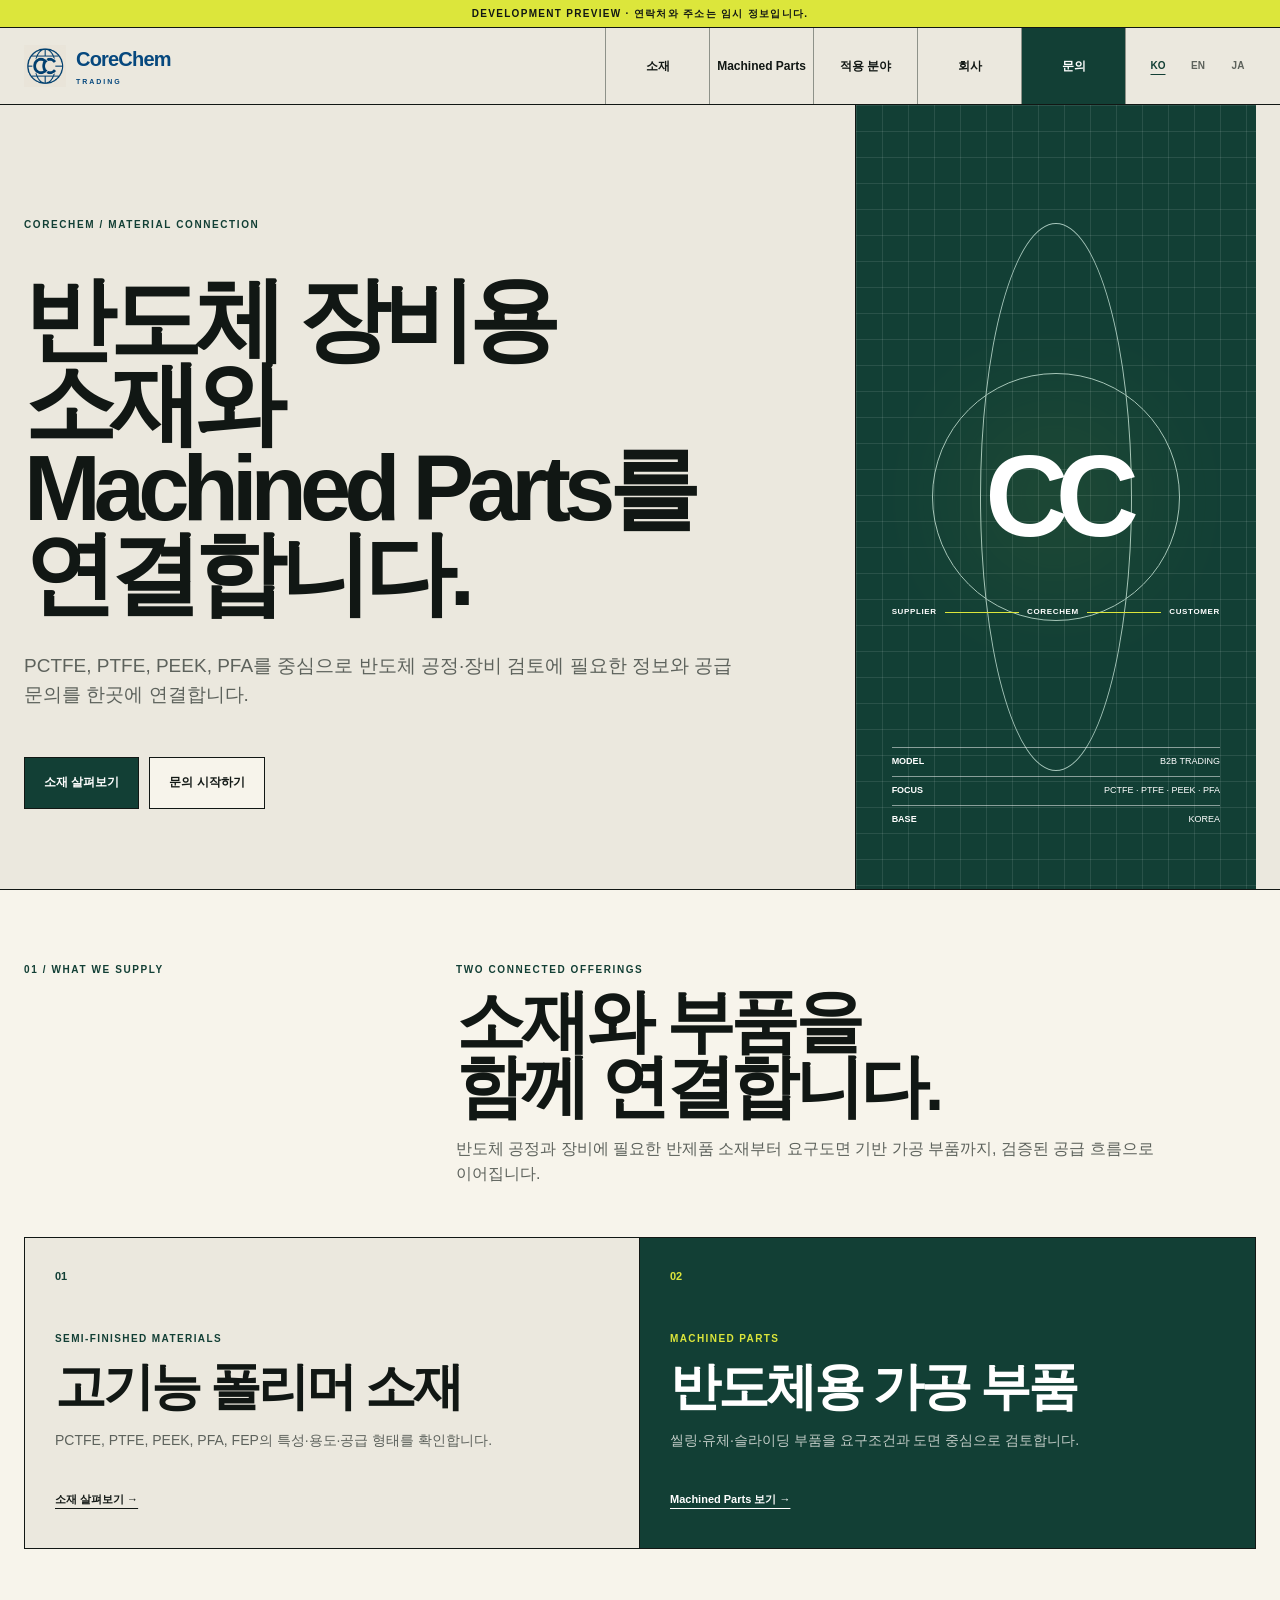
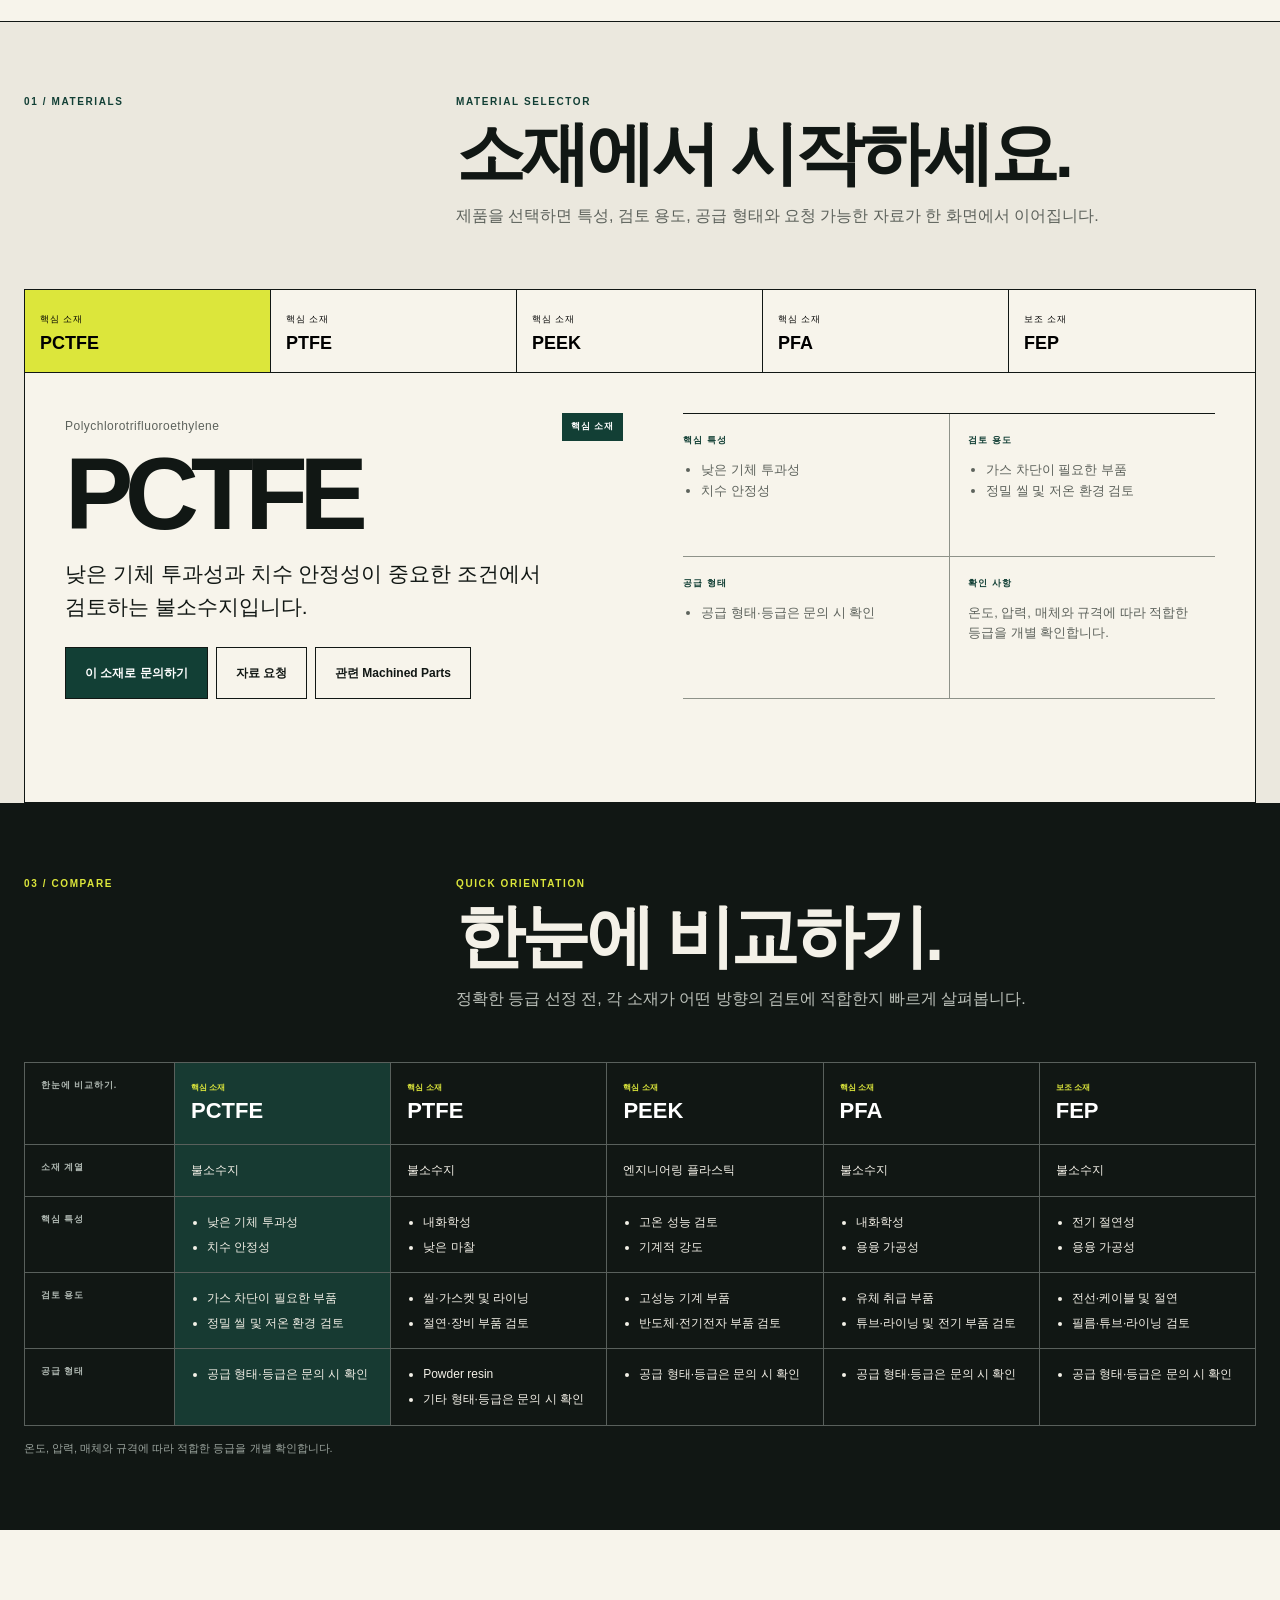
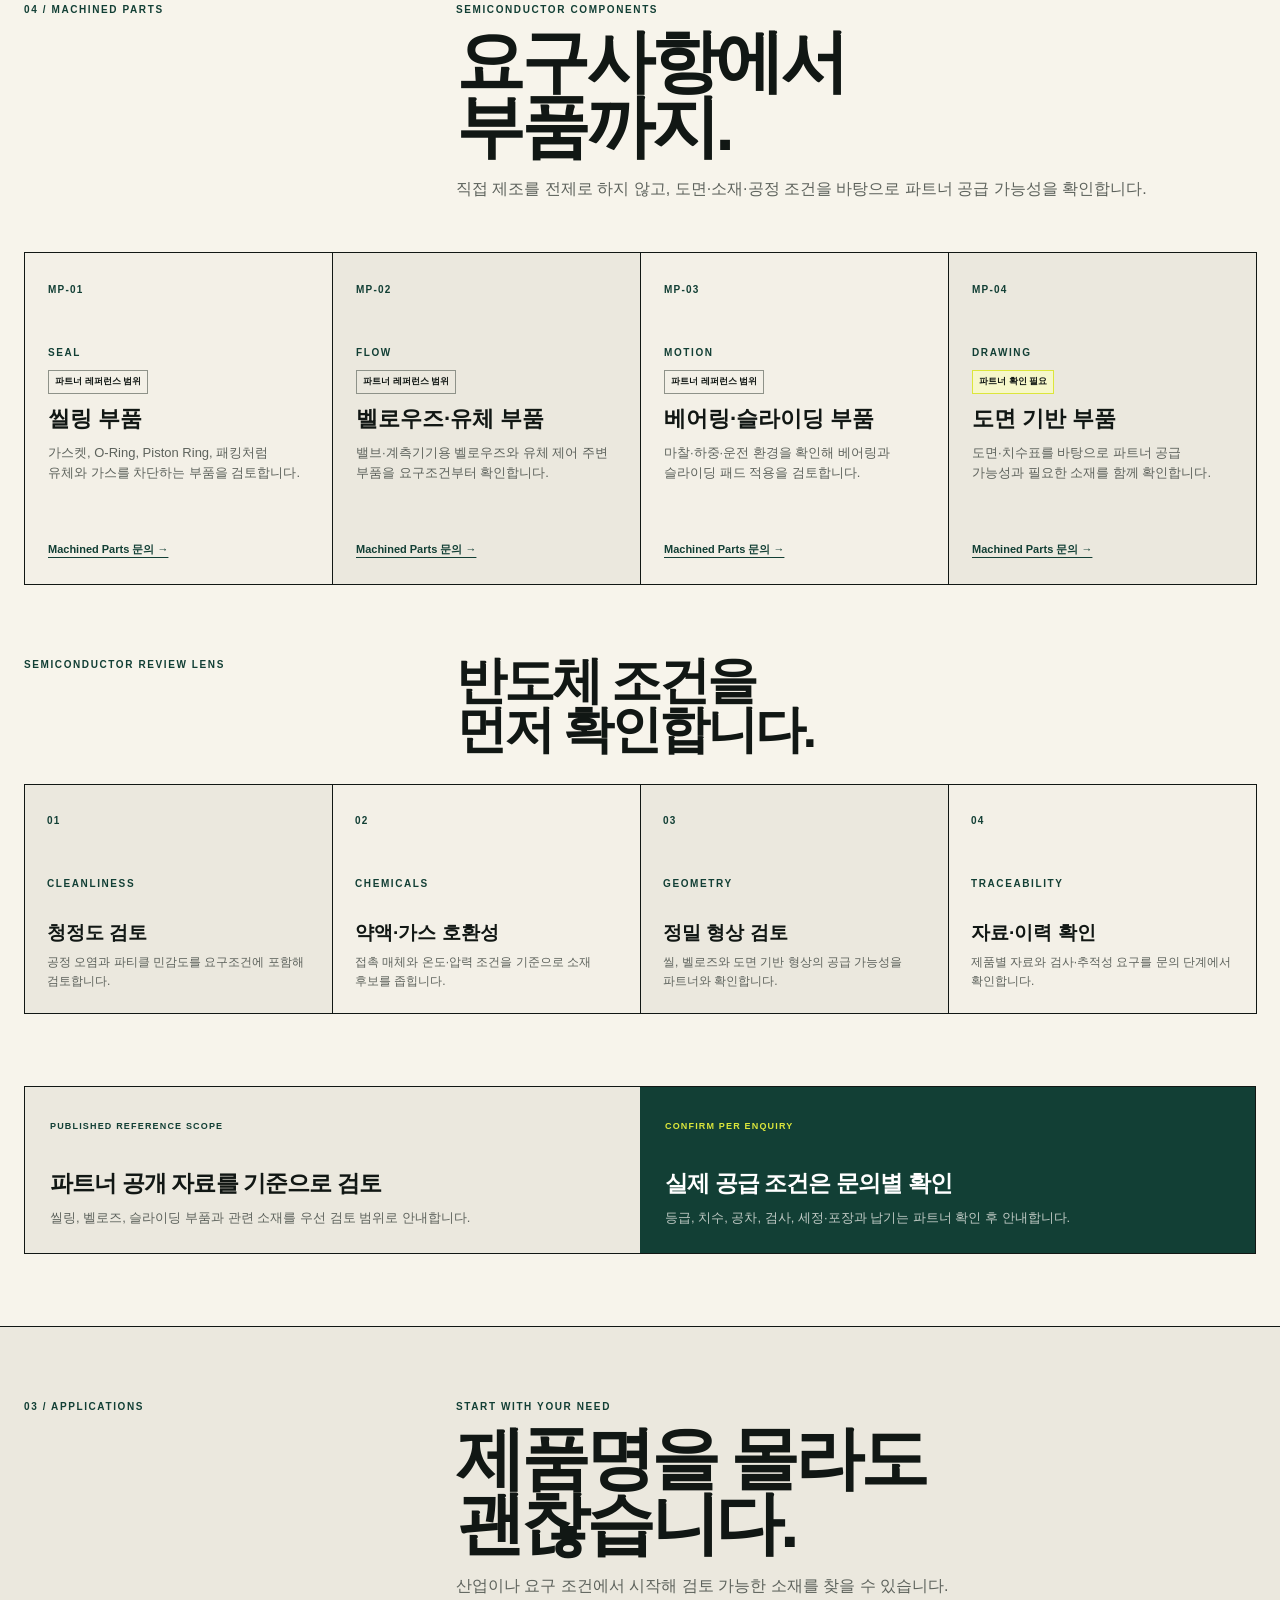
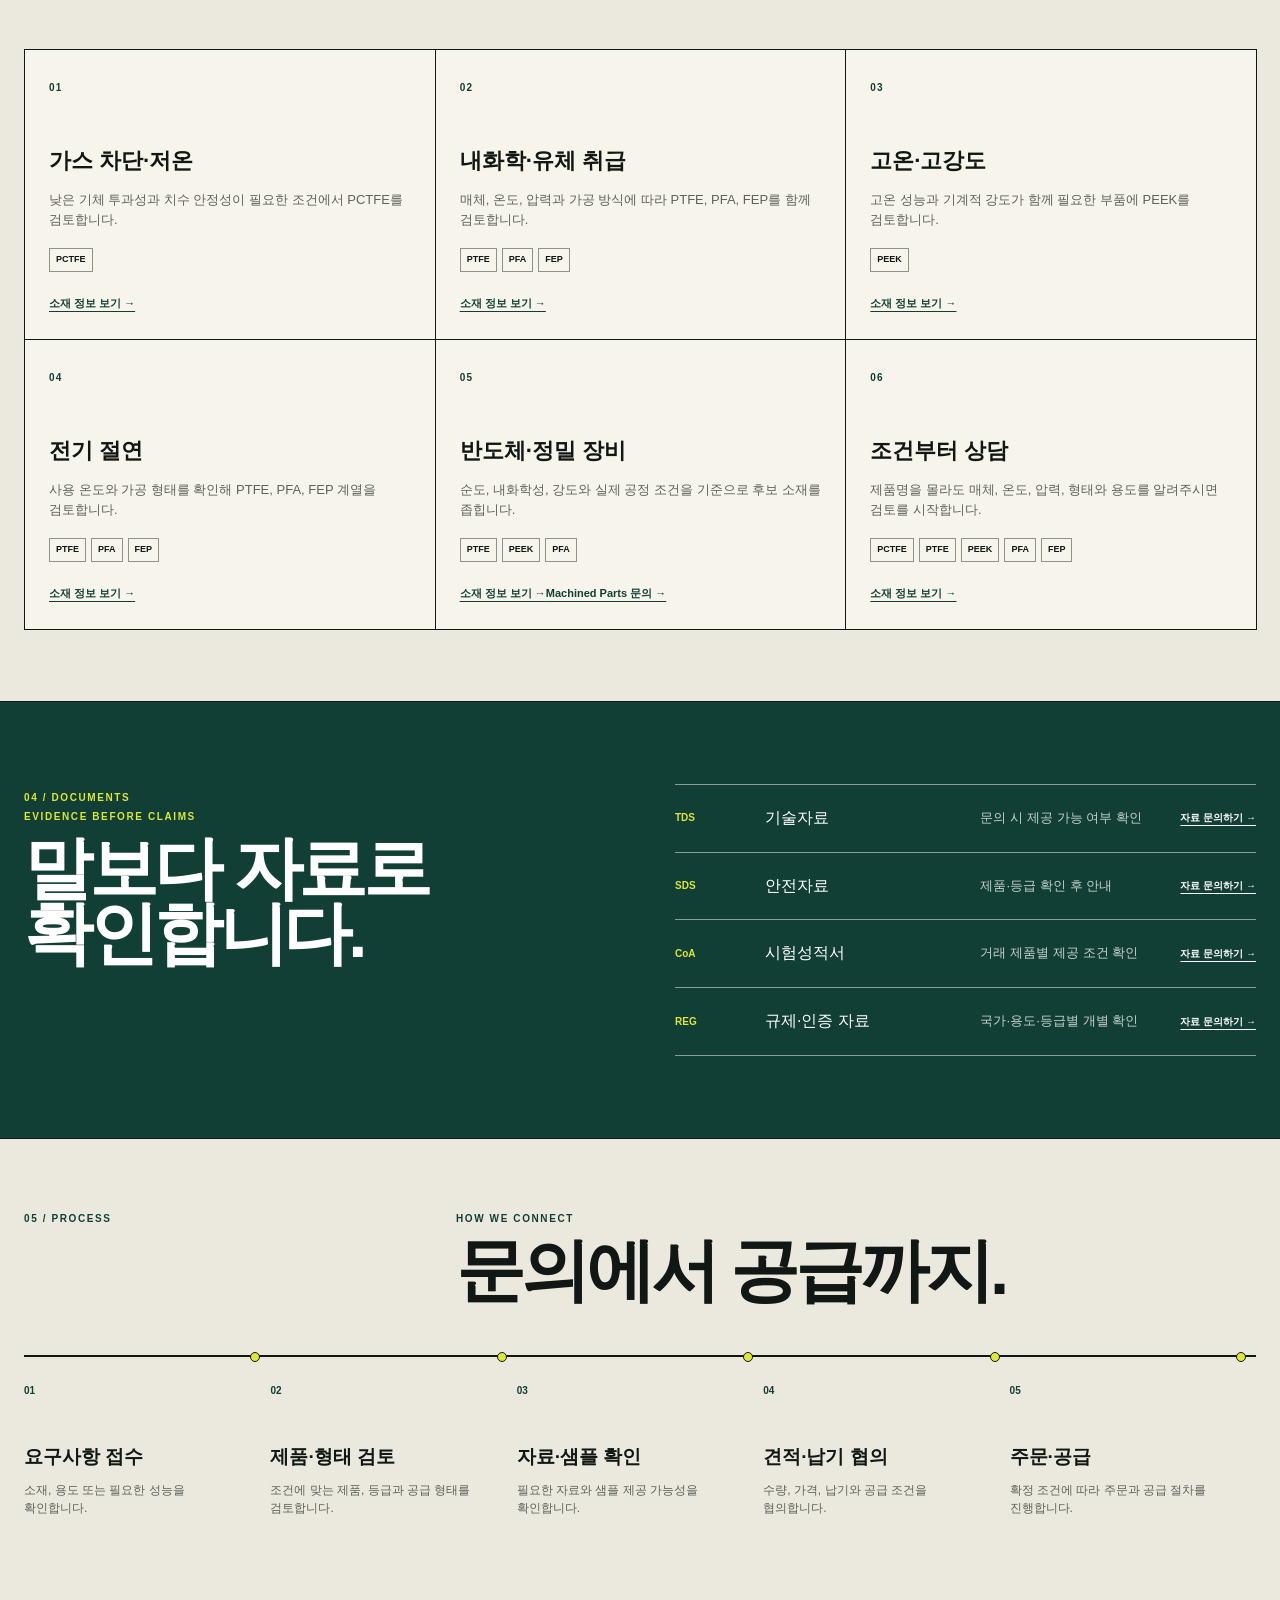
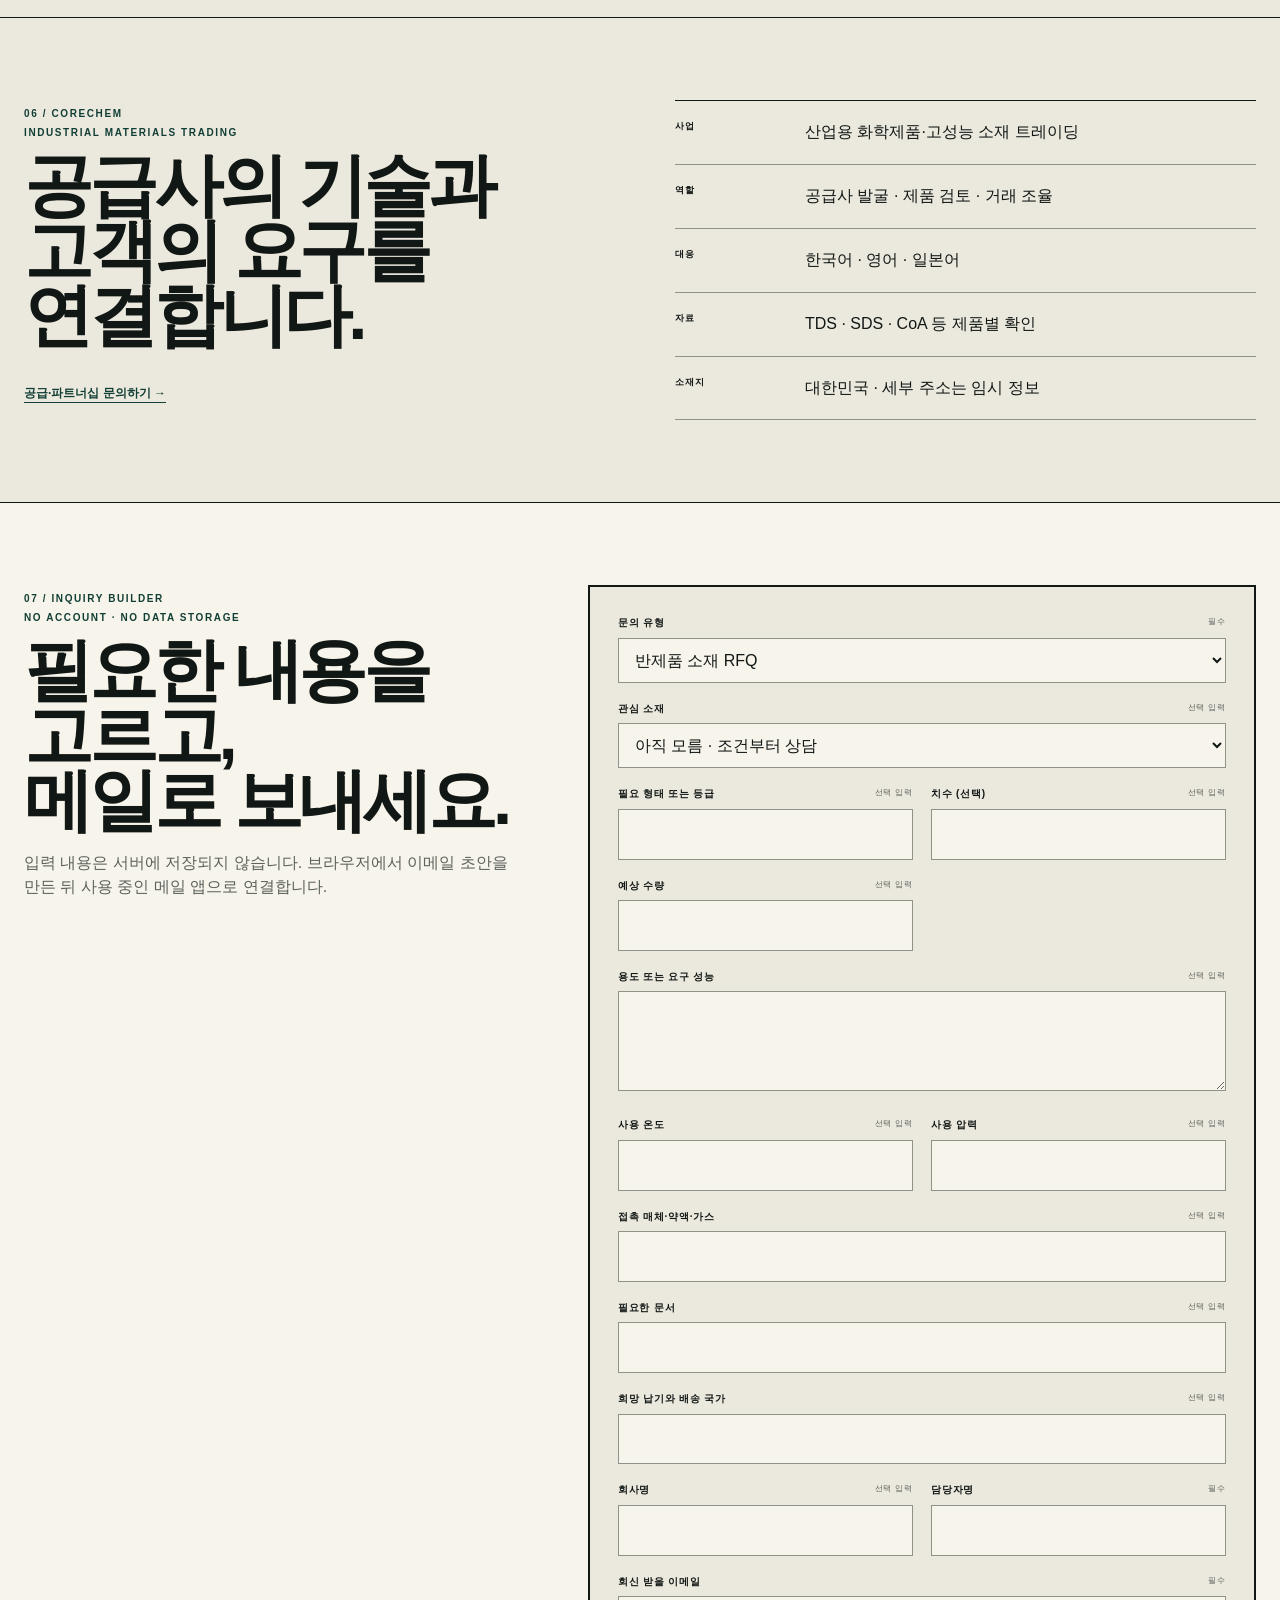
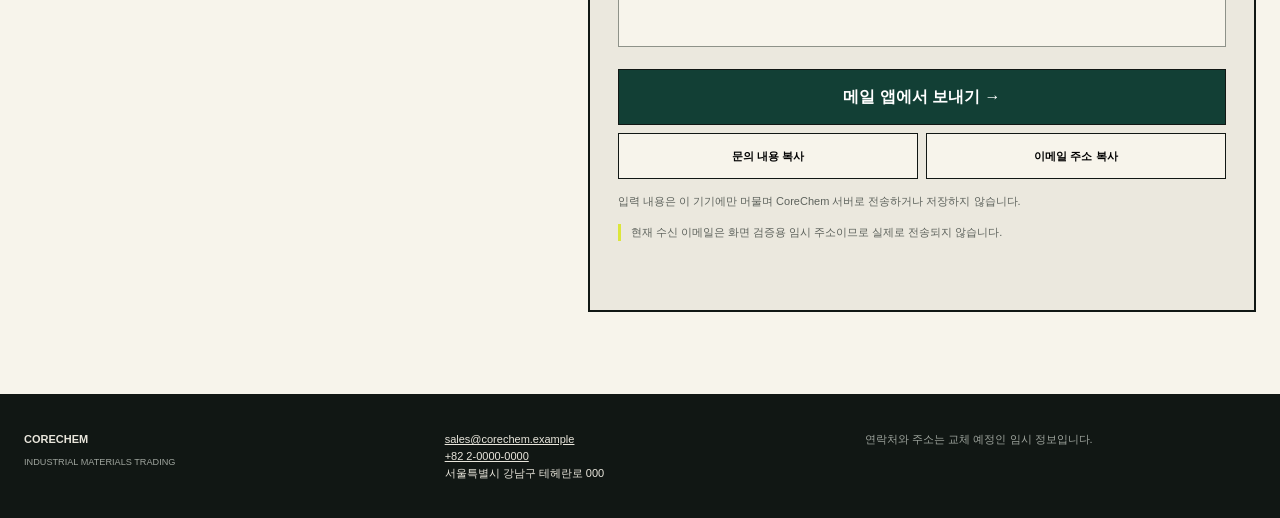
<file: site/hanbit-materials/index.html>
<!doctype html>
<html lang="ko">
<head>
  <meta charset="utf-8">
  <meta name="viewport" content="width=device-width,initial-scale=1">
  <meta name="description" content="PCTFE, PTFE, PEEK, PFA를 중심으로 산업용 고성능 소재를 연결하는 CoreChem">
  <meta name="theme-color" content="#123f35">
  <link rel="icon" type="image/png" href="assets/corechem-symbol.png">
  <link rel="canonical" href="https://muzholiq.github.io/corechem/">
  <link rel="alternate" hreflang="ko" href="https://muzholiq.github.io/corechem/?lang=ko">
  <link rel="alternate" hreflang="en" href="https://muzholiq.github.io/corechem/?lang=en">
  <link rel="alternate" hreflang="ja" href="https://muzholiq.github.io/corechem/?lang=ja">
  <meta property="og:type" content="website">
  <meta property="og:site_name" content="CoreChem Trading">
  <meta property="og:title" content="CoreChem — High-performance materials trading">
  <meta property="og:description" content="PCTFE, PTFE, PEEK, PFA를 중심으로 산업용 고성능 소재를 연결합니다.">
  <meta property="og:url" content="https://muzholiq.github.io/corechem/">
  <meta property="og:image" content="https://muzholiq.github.io/corechem/assets/corechem-symbol.png">
  <title>CoreChem — High-performance materials trading</title>
  <link rel="stylesheet" href="assets/css/site.css">
</head>
<body>
  <div class="scroll-progress" aria-hidden="true"><i></i></div>
  <a class="skip-link" href="#main" data-i18n="skip">본문 바로가기</a>
  <div class="draft-banner" id="draftBanner" data-i18n="draft">DEVELOPMENT PREVIEW · 연락처와 주소는 임시 정보입니다.</div>
  <header class="site-header">
    <div class="shell header-inner">
      <a class="brand" href="#top" aria-label="CoreChem home"><img src="assets/corechem-symbol.png" alt=""><span>CoreChem<small>TRADING</small></span></a>
      <nav class="main-nav" aria-label="Primary navigation">
        <a href="#materials" data-i18n="navMaterials">소재</a><a href="#machined" data-i18n="navMachined">Machined Parts</a><a href="#solutions" data-i18n="navSolutions">적용 분야</a><a href="#company" data-i18n="navCompany">회사</a><a class="nav-cta" href="#inquiry" data-i18n="navInquiry">문의</a>
      </nav>
      <div class="language" role="group" aria-label="Language"><button type="button" data-lang="ko" aria-pressed="true">KO</button><button type="button" data-lang="en" aria-pressed="false">EN</button><button type="button" data-lang="ja" aria-pressed="false">JA</button></div>
    </div>
  </header>
  <main id="main">
    <section class="hero" id="top"><div class="shell hero-grid">
      <div class="hero-copy"><p class="eyebrow">CORECHEM / MATERIAL CONNECTION</p><h1 data-i18n="heroTitle">소재를 찾는 순간부터<br>공급을 연결하는 순간까지.</h1><p class="hero-lead" data-i18n="heroLead">PCTFE, PTFE, PEEK, PFA를 중심으로 제품 검토에 필요한 정보와 문의 흐름을 한곳에 연결합니다.</p><div class="hero-actions"><a class="button primary" href="#materials" data-i18n="exploreMaterials">소재 살펴보기</a><a class="button quiet" href="#inquiry" data-i18n="startInquiry">문의 시작하기</a></div></div>
      <div class="hero-instrument" aria-label="CoreChem supply connection diagram"><div class="orbit orbit-a"></div><div class="orbit orbit-b"></div><div class="instrument-core">CC</div><div class="instrument-route"><span>SUPPLIER</span><i></i><span>CORECHEM</span><i></i><span>CUSTOMER</span></div><dl class="instrument-data"><div><dt>MODEL</dt><dd>B2B TRADING</dd></div><div><dt>FOCUS</dt><dd>PCTFE · PTFE · PEEK · PFA</dd></div><div><dt>BASE</dt><dd>KOREA</dd></div></dl></div>
    </div></section>
    <section class="section supply-section" id="supply"><div class="shell"><div class="section-heading compact"><span class="section-number">01 / WHAT WE SUPPLY</span><div><p class="kicker" data-i18n="supplyKicker">TWO CONNECTED OFFERINGS</p><h2 data-i18n="supplyTitle">소재와 부품을<br>함께 연결합니다.</h2><p data-i18n="supplyIntro">반도체 공정과 장비에 필요한 반제품 소재부터 요구도면 기반 가공 부품까지, 검증된 공급 흐름으로 이어집니다.</p></div></div><div class="supply-grid"><a class="supply-card" href="#materials"><span class="supply-index">01</span><span class="supply-tag" data-i18n="supplyMaterialsTag">SEMI-FINISHED MATERIALS</span><h3 data-i18n="supplyMaterialsTitle">고기능 폴리머 소재</h3><p data-i18n="supplyMaterialsText">PCTFE, PTFE, PEEK, PFA, FEP의 특성·용도·공급 형태를 확인합니다.</p><span class="supply-link" data-i18n="supplyExplore">소재 살펴보기 →</span></a><a class="supply-card supply-card-dark" href="#machined"><span class="supply-index">02</span><span class="supply-tag" data-i18n="supplyMachinedTag">MACHINED PARTS</span><h3 data-i18n="supplyMachinedTitle">반도체용 가공 부품</h3><p data-i18n="supplyMachinedText">씰링·유체·슬라이딩 부품을 요구조건과 도면 중심으로 검토합니다.</p><span class="supply-link" data-i18n="supplyExploreParts">Machined Parts 보기 →</span></a></div></div></section>
    <section class="section materials-section" id="materials"><div class="shell">
      <div class="section-heading"><span class="section-number">01 / MATERIALS</span><div><p class="kicker" data-i18n="materialKicker">MATERIAL SELECTOR</p><h2 data-i18n="materialTitle">소재에서 시작하세요.</h2><p data-i18n="materialIntro">제품을 선택하면 특성, 검토 용도, 공급 형태와 요청 가능한 자료가 한 화면에서 이어집니다.</p></div></div>
      <div class="material-tabs" id="materialTabs" role="tablist" aria-label="Materials"></div><article class="material-stage" id="materialStage" aria-live="polite"></article>
    </div></section>
    <section class="section comparison-section" id="compare"><div class="shell"><div class="section-heading compact"><span class="section-number">03 / COMPARE</span><div><p class="kicker" data-i18n="compareKicker">QUICK ORIENTATION</p><h2 data-i18n="compareTitle">한눈에 비교하기.</h2><p data-i18n="compareIntro">정확한 등급 선정 전, 각 소재가 어떤 방향의 검토에 적합한지 빠르게 살펴봅니다.</p></div></div><div class="comparison-wrap" id="comparisonTable"></div></div></section>
    <section class="section machined-section" id="machined"><div class="shell"><div class="section-heading compact"><span class="section-number">04 / MACHINED PARTS</span><div><p class="kicker" data-i18n="machinedKicker">SEMICONDUCTOR COMPONENTS</p><h2 data-i18n="machinedTitle">요구사항에서<br>부품까지.</h2><p data-i18n="machinedIntro">직접 제조를 전제로 하지 않고, 도면·소재·공정 조건을 바탕으로 파트너 공급 가능성을 확인합니다.</p></div></div><div class="machined-grid" id="machinedGrid"></div><div class="focus-heading"><p class="kicker" data-i18n="focusKicker">SEMICONDUCTOR REVIEW LENS</p><h3 data-i18n="focusTitle">반도체 조건을<br>먼저 확인합니다.</h3></div><div class="focus-grid" id="semiconductorFocus"></div><div class="scope-grid"><article class="scope-card"><span class="scope-label" data-i18n="scopeReferenceLabel">PUBLISHED REFERENCE SCOPE</span><h3 data-i18n="scopeReferenceTitle">파트너 공개 자료를 기준으로 검토</h3><p data-i18n="scopeReferenceText">씰링, 벨로즈, 슬라이딩 부품과 관련 소재를 우선 검토 범위로 안내합니다.</p></article><article class="scope-card scope-card-dark"><span class="scope-label" data-i18n="scopeEnquiryLabel">CONFIRM PER ENQUIRY</span><h3 data-i18n="scopeEnquiryTitle">실제 공급 조건은 문의별 확인</h3><p data-i18n="scopeEnquiryText">등급, 치수, 공차, 검사, 세정·포장과 납기는 파트너 확인 후 안내합니다.</p></article></div></div></section>
    <section class="section solutions-section" id="solutions"><div class="shell"><div class="section-heading compact"><span class="section-number">03 / APPLICATIONS</span><div><p class="kicker" data-i18n="solutionKicker">START WITH YOUR NEED</p><h2 data-i18n="solutionTitle">제품명을 몰라도 괜찮습니다.</h2><p data-i18n="solutionIntro">산업이나 요구 조건에서 시작해 검토 가능한 소재를 찾을 수 있습니다.</p></div></div><div class="solution-grid" id="solutionGrid"></div></div></section>
    <section class="section evidence-section" id="documents"><div class="shell evidence-grid"><div><span class="section-number">04 / DOCUMENTS</span><p class="kicker" data-i18n="documentKicker">EVIDENCE BEFORE CLAIMS</p><h2 data-i18n="documentTitle">말보다 자료로<br>확인합니다.</h2></div><div class="document-list" id="documentList"></div></div></section>
    <section class="section process-section" id="process"><div class="shell"><div class="section-heading compact"><span class="section-number">05 / PROCESS</span><div><p class="kicker" data-i18n="processKicker">HOW WE CONNECT</p><h2 data-i18n="processTitle">문의에서 공급까지.</h2></div></div><div class="process-track" id="processTrack"></div></div></section>
    <section class="section company-section" id="company"><div class="shell company-grid"><div class="company-statement"><span class="section-number">06 / CORECHEM</span><p class="kicker">INDUSTRIAL MATERIALS TRADING</p><h2 data-i18n="companyTitle">공급사의 기술과<br>고객의 요구를 연결합니다.</h2><a class="text-link" href="#inquiry" data-partner-inquiry data-i18n="partnerInquiry">공급·파트너십 문의하기 →</a></div><dl class="company-facts" id="companyFacts"></dl></div></section>
    <section class="section inquiry-section" id="inquiry"><div class="shell inquiry-grid"><div class="inquiry-intro"><span class="section-number">07 / INQUIRY BUILDER</span><p class="kicker" data-i18n="inquiryKicker">NO ACCOUNT · NO DATA STORAGE</p><h2 data-i18n="inquiryTitle">필요한 내용을 고르고,<br>메일로 보내세요.</h2><p data-i18n="inquiryIntro">입력 내용은 서버에 저장되지 않습니다. 브라우저에서 이메일 초안을 만든 뒤 사용 중인 메일 앱으로 연결합니다.</p></div><div class="inquiry-placeholder" id="inquiryBuilder"><p data-i18n="inquiryComing">문의 빌더는 다음 구현 단계에서 연결됩니다.</p></div></div></section>
  </main>
  <footer class="site-footer"><div class="shell footer-grid"><div><strong>CORECHEM</strong><small>INDUSTRIAL MATERIALS TRADING</small></div><div id="footerContact"></div><p data-i18n="footerNotice">연락처와 주소는 교체 예정인 임시 정보입니다.</p></div></footer>
  <script type="application/ld+json">{"@context":"https://schema.org","@type":"Organization","name":"CoreChem","url":"https://muzholiq.github.io/corechem/","description":"Industrial high-performance materials trading"}</script>
  <script src="data/site-data.js"></script><script src="data/materials.js"></script><script src="data/flows.js"></script><script src="data/machined-parts.js"></script><script src="data/translations.js"></script><script src="assets/js/app.js"></script>
</body>
</html>
</file>
<file: site/hanbit-materials/assets/css/site.css>
:root{--ink:#111714;--paper:#ebe8de;--paper-light:#f7f4eb;--green:#123f35;--acid:#dce63b;--line:#8e9289;--muted:#5d625c;--max:1320px}
*{box-sizing:border-box}html{scroll-behavior:smooth}main>section{scroll-margin-top:104px}body{margin:0;overflow-x:hidden;background:var(--paper);color:var(--ink);font-family:Arial,"Apple SD Gothic Neo",Pretendard,sans-serif;line-height:1.55;word-break:keep-all}html[lang=ja] body{word-break:normal}a{color:inherit}button,input,select,textarea{font:inherit}.shell{width:min(var(--max),calc(100% - 48px));margin:auto}.skip-link{position:fixed;left:16px;top:-80px;z-index:100;background:var(--acid);padding:12px 16px}.skip-link:focus{top:12px}.draft-banner{min-height:28px;display:grid;place-items:center;background:var(--acid);border-bottom:1px solid var(--ink);font-size:10px;font-weight:900;letter-spacing:.13em;text-align:center;padding:5px 12px}.site-header{position:sticky;top:0;z-index:50;background:#ebe8def2;border-bottom:1px solid var(--ink);backdrop-filter:blur(12px)}.header-inner{height:76px;display:grid;grid-template-columns:1fr auto auto;align-items:center}.brand{display:flex;align-items:center;gap:10px;width:max-content;text-decoration:none;color:#06487e;font-size:20px;font-weight:900;letter-spacing:-.04em}.brand img{width:42px;height:42px;mix-blend-mode:multiply}.brand small{display:block;font-size:7px;letter-spacing:.28em;margin-top:2px}.main-nav{height:100%;display:flex;border-left:1px solid var(--line)}.main-nav a{min-width:104px;height:100%;display:grid;place-items:center;border-right:1px solid var(--line);font-size:12px;font-weight:800;text-decoration:none}.main-nav .nav-cta{background:var(--green);color:#fff}.language{display:flex;gap:4px;margin-left:14px}.language button{border:0;background:transparent;min-width:36px;min-height:42px;color:var(--muted);cursor:pointer;font-size:10px;font-weight:900}.language button[aria-pressed=true]{color:var(--green);text-decoration:underline;text-underline-offset:5px}
.hero{border-bottom:1px solid var(--ink)}.hero-grid{min-height:720px;display:grid;grid-template-columns:1.35fr .65fr}.hero-copy{padding:112px 56px 80px 0;border-right:1px solid var(--ink);display:flex;flex-direction:column;justify-content:center;min-width:0}.eyebrow,.kicker,.section-number{font-size:10px;font-weight:900;letter-spacing:.16em;color:var(--green)}h1,h2,h3,p{margin-top:0}.hero h1{font-size:clamp(56px,7.2vw,104px);line-height:.92;letter-spacing:-.075em;margin:35px 0 34px;max-width:940px}.hero-lead{max-width:720px;font-size:19px;color:var(--muted)}.hero-actions{display:flex;gap:10px;margin-top:28px}.button{display:inline-flex;align-items:center;justify-content:center;min-height:52px;padding:0 19px;border:1px solid var(--ink);font-size:12px;font-weight:900;text-decoration:none}.button.primary{background:var(--green);color:#fff}.button.quiet{background:var(--paper-light)}.hero-instrument{position:relative;overflow:hidden;background-color:var(--green);color:#fff;display:flex;flex-direction:column;align-items:center;justify-content:center;min-width:0}.hero-instrument:before{content:"";position:absolute;inset:0;background-image:linear-gradient(#ffffff19 1px,transparent 1px),linear-gradient(90deg,#ffffff19 1px,transparent 1px);background-size:26px 26px}.orbit{position:absolute;border:1px solid #a5c5ba;border-radius:50%}.orbit-a{width:62%;aspect-ratio:1}.orbit-b{width:38%;height:70%}.instrument-core{position:relative;font-size:clamp(70px,9vw,130px);font-weight:900;letter-spacing:-.11em}.instrument-route{position:absolute;left:9%;right:9%;top:64%;display:flex;align-items:center;gap:8px;font-size:8px;font-weight:900;letter-spacing:.08em}.instrument-route i{height:1px;flex:1;background:var(--acid)}.instrument-data{position:absolute;left:9%;right:9%;bottom:7%;margin:0}.instrument-data div{display:grid;grid-template-columns:80px minmax(0,1fr);border-top:1px solid #ffffff80;padding:7px 0;font-size:9px}.instrument-data dt{font-weight:900}.instrument-data dd{margin:0;text-align:right;min-width:0;overflow-wrap:anywhere}
.section{border-bottom:1px solid var(--ink)}.section-heading{display:grid;grid-template-columns:1fr 2fr;padding:72px 0 44px;gap:32px}.section-heading.compact{padding-bottom:34px}.section-heading h2,.evidence-grid h2,.company-grid h2,.inquiry-grid h2{font-size:clamp(40px,5.4vw,74px);line-height:.94;letter-spacing:-.06em;margin:12px 0 18px}.section-heading p:not(.kicker){max-width:700px;color:var(--muted)}.material-tabs{display:grid;grid-template-columns:repeat(5,1fr);border:1px solid var(--ink)}.material-tab{min-height:78px;border:0;border-right:1px solid var(--ink);background:var(--paper-light);text-align:left;padding:15px;cursor:pointer}.material-tab:last-child{border-right:0}.material-tab[aria-selected=true]{background:var(--acid)}.material-tab b{display:block;font-size:18px}.material-tab small{font-size:9px;letter-spacing:.1em}.material-stage{min-height:430px;border:1px solid var(--ink);border-top:0;background:var(--paper-light);padding:40px}.material-stage-grid{display:grid;grid-template-columns:1.05fr 1fr;gap:60px}.material-stage-grid>*{min-width:0}.material-title-row{display:flex;justify-content:space-between;gap:20px;align-items:start}.material-title-row h3{font-size:clamp(54px,8vw,112px);line-height:.82;letter-spacing:-.08em;margin:14px 0 22px}.material-badge{background:var(--green);color:#fff;padding:7px 9px;font-size:9px;font-weight:900;letter-spacing:.1em}.material-full{font-size:12px;color:var(--muted);letter-spacing:.04em}.material-summary{font-size:21px;max-width:620px;overflow-wrap:anywhere}.material-data{display:grid;grid-template-columns:1fr 1fr;border-top:1px solid var(--ink)}.data-block{padding:20px 18px 24px 0;border-bottom:1px solid var(--line);min-width:0}.data-block:nth-child(even){padding-left:18px;border-left:1px solid var(--line)}.data-block h4{font-size:9px;letter-spacing:.12em;color:var(--green);margin:0 0 12px}.data-block ul{margin:0;padding-left:18px;font-size:13px;color:var(--muted)}.data-block p{font-size:13px;color:var(--muted);margin:0;overflow-wrap:anywhere}.material-actions{display:flex;gap:8px;margin-top:24px}
.comparison-section{background:var(--ink);color:#f4f1e8}.comparison-section .kicker,.comparison-section .section-number{color:var(--acid)}.comparison-section .section-heading p:not(.kicker){color:#bdc2bb}.comparison-wrap{padding-bottom:72px;overflow-x:auto}.comparison-wrap table{width:100%;min-width:880px;border-collapse:collapse}.comparison-wrap th,.comparison-wrap td{padding:16px;text-align:left;vertical-align:top;border:1px solid #59605c;font-size:12px}.comparison-wrap th{color:var(--acid);font-size:10px;letter-spacing:.1em}.solution-grid{display:grid;grid-template-columns:repeat(3,1fr);padding-bottom:72px}.solution-card{border:1px solid var(--ink);margin-right:-1px;margin-bottom:-1px;padding:24px;min-height:220px;background:var(--paper-light)}.solution-card h3{font-size:22px;margin:45px 0 12px}.solution-card p{font-size:13px;color:var(--muted)}.solution-card button{border:0;background:transparent;color:var(--green);padding:0;font-size:11px;font-weight:900;text-decoration:underline;text-underline-offset:4px;cursor:pointer}.evidence-section{background:var(--green);color:#fff}.evidence-grid{display:grid;grid-template-columns:1fr 1fr;gap:70px;padding:82px 0}.evidence-grid .section-number,.evidence-grid .kicker{color:var(--acid)}.document-list{border-top:1px solid #ffffff80}.document-row{display:grid;grid-template-columns:90px 1fr auto;gap:20px;padding:21px 0;border-bottom:1px solid #ffffff80;align-items:center}.document-row span{font-size:10px;font-weight:900;color:var(--acid)}.document-row p{margin:0}.document-row small{color:#c5d1cd}.process-track{display:grid;grid-template-columns:repeat(5,1fr);padding-bottom:72px}.process-step{border-top:2px solid var(--ink);padding:20px 24px 0 0;min-height:190px}.process-step b{color:var(--green);font-size:10px}.process-step h3{font-size:19px;margin:40px 0 9px}.process-step p{font-size:12px;color:var(--muted)}.company-grid{display:grid;grid-template-columns:1fr 1fr;gap:70px;padding:82px 0}.company-facts{margin:0;border-top:1px solid var(--ink)}.company-facts div{display:grid;grid-template-columns:130px 1fr;padding:19px 0;border-bottom:1px solid var(--line)}.company-facts dt{font-size:9px;font-weight:900;letter-spacing:.12em}.company-facts dd{margin:0}.inquiry-section{background:var(--paper-light)}.inquiry-grid{display:grid;grid-template-columns:.85fr 1.15fr;gap:70px;padding:82px 0}.inquiry-intro>p:last-child{color:var(--muted);max-width:520px}.inquiry-placeholder{border:1px solid var(--ink);min-height:420px;display:grid;place-items:center;padding:35px;background:var(--paper)}.inquiry-placeholder p{color:var(--muted)}.site-footer{background:var(--ink);color:#e9e6dc;padding:36px 0}.footer-grid{display:grid;grid-template-columns:1fr 1fr 1fr;gap:30px;font-size:11px}.footer-grid strong{display:block}.footer-grid small{display:block;color:#9fa59e;margin-top:7px}.footer-grid p{margin:0;color:#9fa59e}a:focus-visible,button:focus-visible,input:focus-visible,select:focus-visible,textarea:focus-visible{outline:3px solid var(--acid);outline-offset:3px}
@media(max-width:900px){.shell{width:min(100% - 28px,var(--max))}.header-inner{grid-template-columns:1fr auto}.main-nav{display:none}.hero-grid,.material-stage-grid,.evidence-grid,.company-grid,.inquiry-grid{grid-template-columns:1fr}.hero-copy{border-right:0;padding:80px 0 55px}.hero-instrument{min-height:520px}.material-tabs{grid-template-columns:repeat(3,1fr)}.material-tab:nth-child(3){border-right:0}.material-tab:nth-child(-n+3){border-bottom:1px solid var(--ink)}.material-stage{padding:30px}.section-heading{grid-template-columns:110px 1fr}.solution-grid{grid-template-columns:1fr 1fr}.process-track{grid-template-columns:1fr}.process-step{min-height:0;padding:20px 0 30px}.footer-grid{grid-template-columns:1fr}.language{margin-left:6px}}
@media(max-width:560px){.shell{width:calc(100% - 22px)}.header-inner{height:64px}.brand img{width:34px;height:34px}.brand{font-size:16px}.language button{min-width:31px;padding:0}.hero-grid{min-height:0}.hero-copy{padding-top:70px}.hero h1{font-size:clamp(43px,13vw,62px);word-break:keep-all;overflow-wrap:anywhere}.hero-lead{font-size:16px}.hero-actions{flex-direction:column}.hero-instrument{width:100%;min-height:380px}.section-heading{grid-template-columns:1fr;padding:54px 0 30px;gap:14px}.section-heading h2,.evidence-grid h2,.company-grid h2,.inquiry-grid h2{font-size:43px;overflow-wrap:anywhere}.material-tabs{grid-template-columns:1fr 1fr}.material-tab:nth-child(n){border-right:1px solid var(--ink);border-bottom:1px solid var(--ink)}.material-tab:nth-child(even){border-right:0}.material-tab:last-child{grid-column:1/-1;border-right:0;border-bottom:0}.material-stage{padding:22px}.material-stage-grid{gap:28px}.material-title-row h3{font-size:70px}.material-data{grid-template-columns:1fr}.data-block:nth-child(even){padding-left:0;border-left:0}.material-actions{flex-direction:column}.solution-grid{grid-template-columns:1fr}.evidence-grid,.company-grid,.inquiry-grid{padding:58px 0;gap:35px}.document-row{grid-template-columns:65px 1fr}.document-row small{grid-column:2}.company-facts div{grid-template-columns:90px 1fr}.instrument-data div{grid-template-columns:62px minmax(0,1fr)}.footer-grid{gap:18px}html[lang=ja] .hero h1{font-size:44px;word-break:break-all}}
@media(prefers-reduced-motion:reduce){html{scroll-behavior:auto}}
.comparison-wrap table{min-width:980px;table-layout:fixed}.comparison-wrap th,.comparison-wrap td{transition:background-color .2s ease}.comparison-wrap th:first-child,.comparison-wrap td:first-child{width:150px;color:#aeb7b1;font-size:9px;font-weight:900;letter-spacing:.1em;text-transform:uppercase}.comparison-wrap .is-selected{background:#173a32}.compare-material{width:100%;border:0;background:transparent;color:#fff;text-align:left;padding:0;cursor:pointer}.compare-material strong{display:block;font-size:22px}.compare-material small{color:var(--acid)}.comparison-wrap ul{margin:0;padding-left:16px}.comparison-wrap li+li{margin-top:6px}.comparison-note{margin:14px 0 0;color:#9ca59f;font-size:11px}
.solution-code{font-size:10px;font-weight:900;letter-spacing:.12em;color:var(--green)}.solution-materials{display:flex;flex-wrap:wrap;gap:5px;margin:18px 0}.solution-materials span{border:1px solid var(--line);padding:4px 6px;font-size:9px;font-weight:900}.solution-card:has(button:hover){background:var(--acid)}.document-row a{color:#fff;font-size:10px;font-weight:900;text-underline-offset:4px}.process-step{position:relative}.process-step:after{content:"";position:absolute;top:-5px;right:10px;width:8px;height:8px;background:var(--acid);border:1px solid var(--ink);border-radius:50%}
.document-row{grid-template-columns:70px minmax(140px,1fr) minmax(180px,auto) auto}
@media(max-width:560px){.document-row{grid-template-columns:55px 1fr}.document-row small,.document-row a{grid-column:2}}
.inquiry-placeholder{display:block;padding:0;background:transparent}.inquiry-form{border:1px solid var(--ink);background:var(--paper);padding:28px}.form-grid{display:grid;grid-template-columns:1fr 1fr;gap:18px}.field{display:block}.field.wide{grid-column:1/-1}.field-label{display:flex;justify-content:space-between;gap:12px;margin-bottom:7px;font-size:10px;font-weight:900;letter-spacing:.08em}.field-label small{color:var(--muted);font-weight:400}.field input,.field select,.field textarea{width:100%;border:1px solid var(--line);border-radius:0;background:var(--paper-light);color:var(--ink);padding:12px}.field textarea{min-height:100px;resize:vertical}.inquiry-actions{display:grid;grid-template-columns:1fr 1fr;gap:8px;margin-top:22px}.inquiry-actions .main-action{grid-column:1/-1;min-height:56px;border:1px solid var(--ink);background:var(--green);color:#fff;font-weight:900;cursor:pointer}.inquiry-actions button:not(.main-action){min-height:46px;border:1px solid var(--ink);background:var(--paper-light);font-size:11px;font-weight:900;cursor:pointer}.privacy-note,.draft-email-note{font-size:11px;color:var(--muted);margin:14px 0 0}.draft-email-note{border-left:3px solid var(--acid);padding-left:10px}.form-status{min-height:20px;margin-top:10px;font-size:11px;font-weight:900;color:var(--green)}
@media(max-width:560px){.inquiry-form{padding:20px}.form-grid,.inquiry-actions{grid-template-columns:1fr}.field.wide,.inquiry-actions .main-action{grid-column:auto}}
.scroll-progress{position:fixed;left:0;right:0;top:0;height:4px;z-index:1000;pointer-events:none}.scroll-progress i{display:block;width:100%;height:100%;background:var(--acid);transform:scaleX(0);transform-origin:left center;will-change:transform}.main-nav a{position:relative;transition:background-color .2s,color .2s}.main-nav a:not(.nav-cta):after{content:"";position:absolute;left:18px;right:18px;bottom:13px;height:2px;background:var(--green);transform:scaleX(0);transition:transform .25s}.main-nav a.is-active:after,.main-nav a:hover:after{transform:scaleX(1)}.button,.inquiry-actions button,.material-tab,.solution-card{transition:transform .2s ease,background-color .2s ease,color .2s ease}.button:hover,.inquiry-actions button:hover{transform:translateY(-2px)}.material-tab:hover{background:#edf28a}.solution-card:hover{transform:translateY(-4px);position:relative;z-index:2}.text-link{display:inline-block;margin-top:18px;color:var(--green);font-size:12px;font-weight:900;text-underline-offset:5px}.hero-instrument:after{content:"";position:absolute;width:34%;aspect-ratio:1;border-radius:50%;background:var(--acid);filter:blur(70px);opacity:.13;animation:signal 7s ease-in-out infinite}.orbit-a{animation:orbitPulse 6s ease-in-out infinite}.orbit-b{animation:orbitTurn 18s linear infinite}.instrument-core,.instrument-route,.instrument-data{z-index:1}.reveal.is-visible{animation:revealUp .7s cubic-bezier(.2,.75,.25,1) both}@keyframes revealUp{from{opacity:0;transform:translateY(26px)}to{opacity:1;transform:none}}@keyframes orbitPulse{50%{transform:scale(1.08);opacity:.6}}@keyframes orbitTurn{to{transform:rotate(360deg)}}@keyframes signal{50%{transform:translate(55%,-25%) scale(1.25);opacity:.2}}
@media(prefers-reduced-motion:reduce){*,*:before,*:after{animation-duration:.01ms!important;animation-iteration-count:1!important;transition-duration:.01ms!important}}
.supply-section{background:var(--paper-light)}.supply-grid{display:grid;grid-template-columns:1fr 1fr;border:1px solid var(--ink);margin-bottom:72px}.supply-card{display:block;min-height:310px;padding:30px;text-decoration:none;border-right:1px solid var(--ink);background:var(--paper)}.supply-card:last-child{border-right:0}.supply-card-dark{background:var(--green);color:#fff}.supply-index{display:block;font-size:11px;font-weight:900;color:var(--green);margin-bottom:40px}.supply-card-dark .supply-index,.supply-card-dark .supply-tag{color:var(--acid)}.supply-tag{font-size:10px;font-weight:900;letter-spacing:.14em;color:var(--green)}.supply-card h3{font-size:clamp(30px,4vw,54px);line-height:.95;letter-spacing:-.06em;margin:14px 0 18px}.supply-card p{max-width:460px;font-size:14px;color:var(--muted)}.supply-card-dark p{color:#c1cbc6}.supply-link{display:inline-block;margin-top:25px;font-size:11px;font-weight:900;text-decoration:underline;text-underline-offset:5px}.machined-section{background:var(--paper-light)}.machined-grid{display:grid;grid-template-columns:repeat(4,1fr);padding-bottom:72px}.machined-card{border:1px solid var(--ink);margin-right:-1px;padding:23px;min-height:280px;background:var(--paper)}.machined-card:nth-child(odd){background:#f3f0e7}.machined-icon{display:block;color:var(--green);font-size:10px;font-weight:900;letter-spacing:.16em;margin-top:44px}.machined-card h3{font-size:22px;line-height:1.05;margin:13px 0}.machined-card p{color:var(--muted);font-size:13px;min-height:80px}.machined-card button{border:0;background:transparent;color:var(--green);padding:0;font-size:11px;font-weight:900;text-decoration:underline;text-underline-offset:4px;cursor:pointer}@media(max-width:900px){.machined-grid{grid-template-columns:1fr 1fr}}@media(max-width:560px){.supply-grid{grid-template-columns:1fr}.supply-card{border-right:0;border-bottom:1px solid var(--ink);min-height:250px}.supply-card:last-child{border-bottom:0}.machined-grid{grid-template-columns:1fr}.machined-card{margin-right:0;margin-bottom:-1px;min-height:230px}}
.claim-status{display:inline-block;margin-top:10px;padding:4px 6px;border:1px solid var(--line);font-size:9px;font-weight:900}.claim-status.partner-review{border-color:var(--acid);background:#f6f7ca}
.focus-heading{display:grid;grid-template-columns:1fr 2fr;gap:32px;padding:0 0 30px}.focus-heading h3{font-size:clamp(30px,4vw,54px);line-height:.95;letter-spacing:-.06em;margin:0}.focus-grid{display:grid;grid-template-columns:repeat(4,1fr);padding-bottom:72px}.focus-card{border:1px solid var(--ink);margin-right:-1px;padding:22px;min-height:190px;background:var(--paper)}.focus-card:nth-child(even){background:#f3f0e7}.focus-card h3{font-size:19px;line-height:1.05;margin:32px 0 10px}.focus-card p{color:var(--muted);font-size:12px;margin:0}@media(max-width:900px){.focus-grid{grid-template-columns:1fr 1fr}}@media(max-width:560px){.focus-heading{grid-template-columns:1fr;gap:14px}.focus-grid{grid-template-columns:1fr}.focus-card{margin-right:0;margin-bottom:-1px}}
.scope-grid{display:grid;grid-template-columns:1fr 1fr;border:1px solid var(--ink);margin-bottom:72px}.scope-card{padding:25px;background:var(--paper)}.scope-card-dark{background:var(--green);color:#fff}.scope-label{font-size:9px;font-weight:900;letter-spacing:.13em;color:var(--green)}.scope-card-dark .scope-label{color:var(--acid)}.scope-card h3{font-size:23px;line-height:1.05;letter-spacing:-.04em;margin:35px 0 12px}.scope-card p{font-size:13px;color:var(--muted);margin:0}.scope-card-dark p{color:#c1cbc6}@media(max-width:560px){.scope-grid{grid-template-columns:1fr}.scope-card{border-bottom:1px solid var(--ink)}.scope-card:last-child{border-bottom:0}}
</file>
